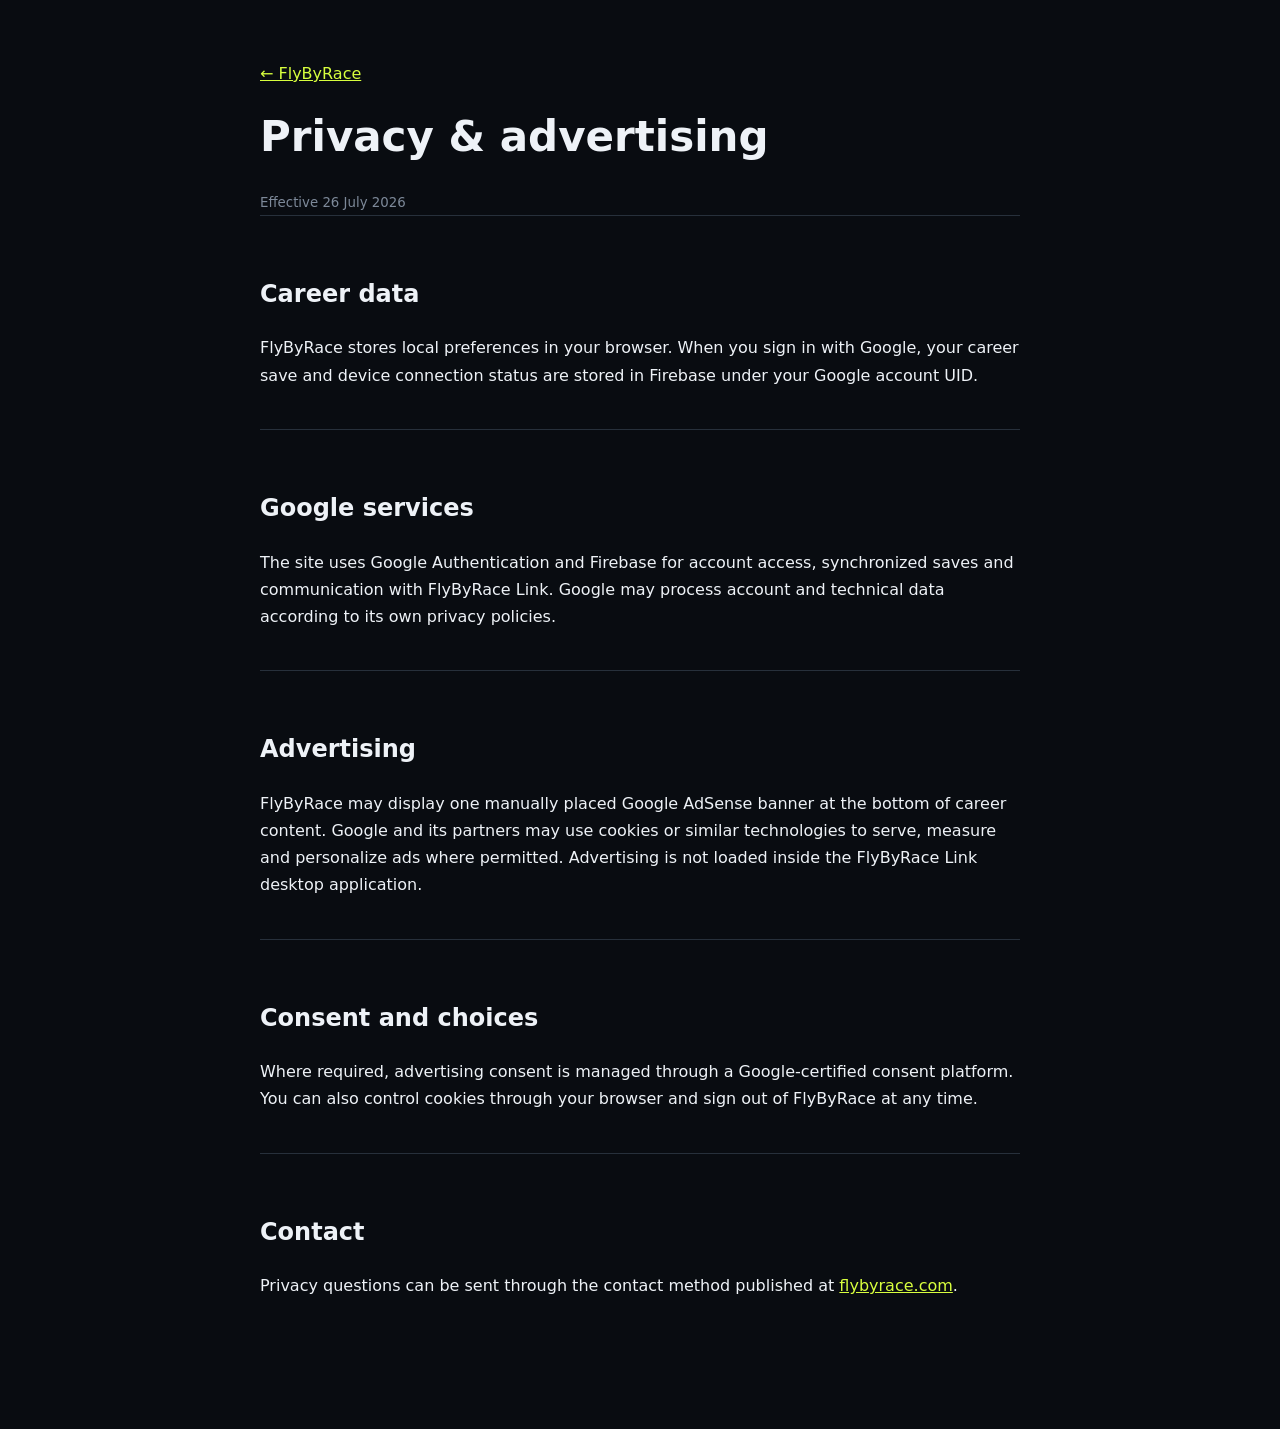
<file: privacy.html>
<!doctype html>
<html lang="en">
<head>
  <meta charset="UTF-8">
  <meta name="viewport" content="width=device-width,initial-scale=1">
  <meta name="description" content="FlyByRace privacy and advertising information.">
  <link rel="icon" href="./favicon.ico" sizes="any">
  <link rel="icon" type="image/png" sizes="32x32" href="./favicon-32.png">
  <link rel="apple-touch-icon" href="./apple-touch-icon.png">
  <link rel="manifest" href="./site.webmanifest">
  <link rel="canonical" href="https://flybyrace.com/privacy.html">
  <title>Privacy & Advertising — FlyByRace</title>
  <style>body{margin:0;background:#090c11;color:#eef2f7;font:16px/1.7 system-ui,-apple-system,"Segoe UI",sans-serif}main{width:min(760px,calc(100% - 40px));margin:60px auto 90px}a{color:#d8ff3e}small{color:#7d8999}h1{font-size:42px;line-height:1.05}h2{margin-top:34px}section{padding:24px 0;border-top:1px solid #27303b}code{color:#b9c4d1}</style>
</head>
<body><main><a href="./">← FlyByRace</a><h1>Privacy & advertising</h1><small>Effective 26 July 2026</small>
<section><h2>Career data</h2><p>FlyByRace stores local preferences in your browser. When you sign in with Google, your career save and device connection status are stored in Firebase under your Google account UID.</p></section>
<section><h2>Google services</h2><p>The site uses Google Authentication and Firebase for account access, synchronized saves and communication with FlyByRace Link. Google may process account and technical data according to its own privacy policies.</p></section>
<section><h2>Advertising</h2><p>FlyByRace may display one manually placed Google AdSense banner at the bottom of career content. Google and its partners may use cookies or similar technologies to serve, measure and personalize ads where permitted. Advertising is not loaded inside the FlyByRace Link desktop application.</p></section>
<section><h2>Consent and choices</h2><p>Where required, advertising consent is managed through a Google-certified consent platform. You can also control cookies through your browser and sign out of FlyByRace at any time.</p></section>
<section><h2>Contact</h2><p>Privacy questions can be sent through the contact method published at <a href="https://flybyrace.com/">flybyrace.com</a>.</p></section>
</main></body></html>
</file>
